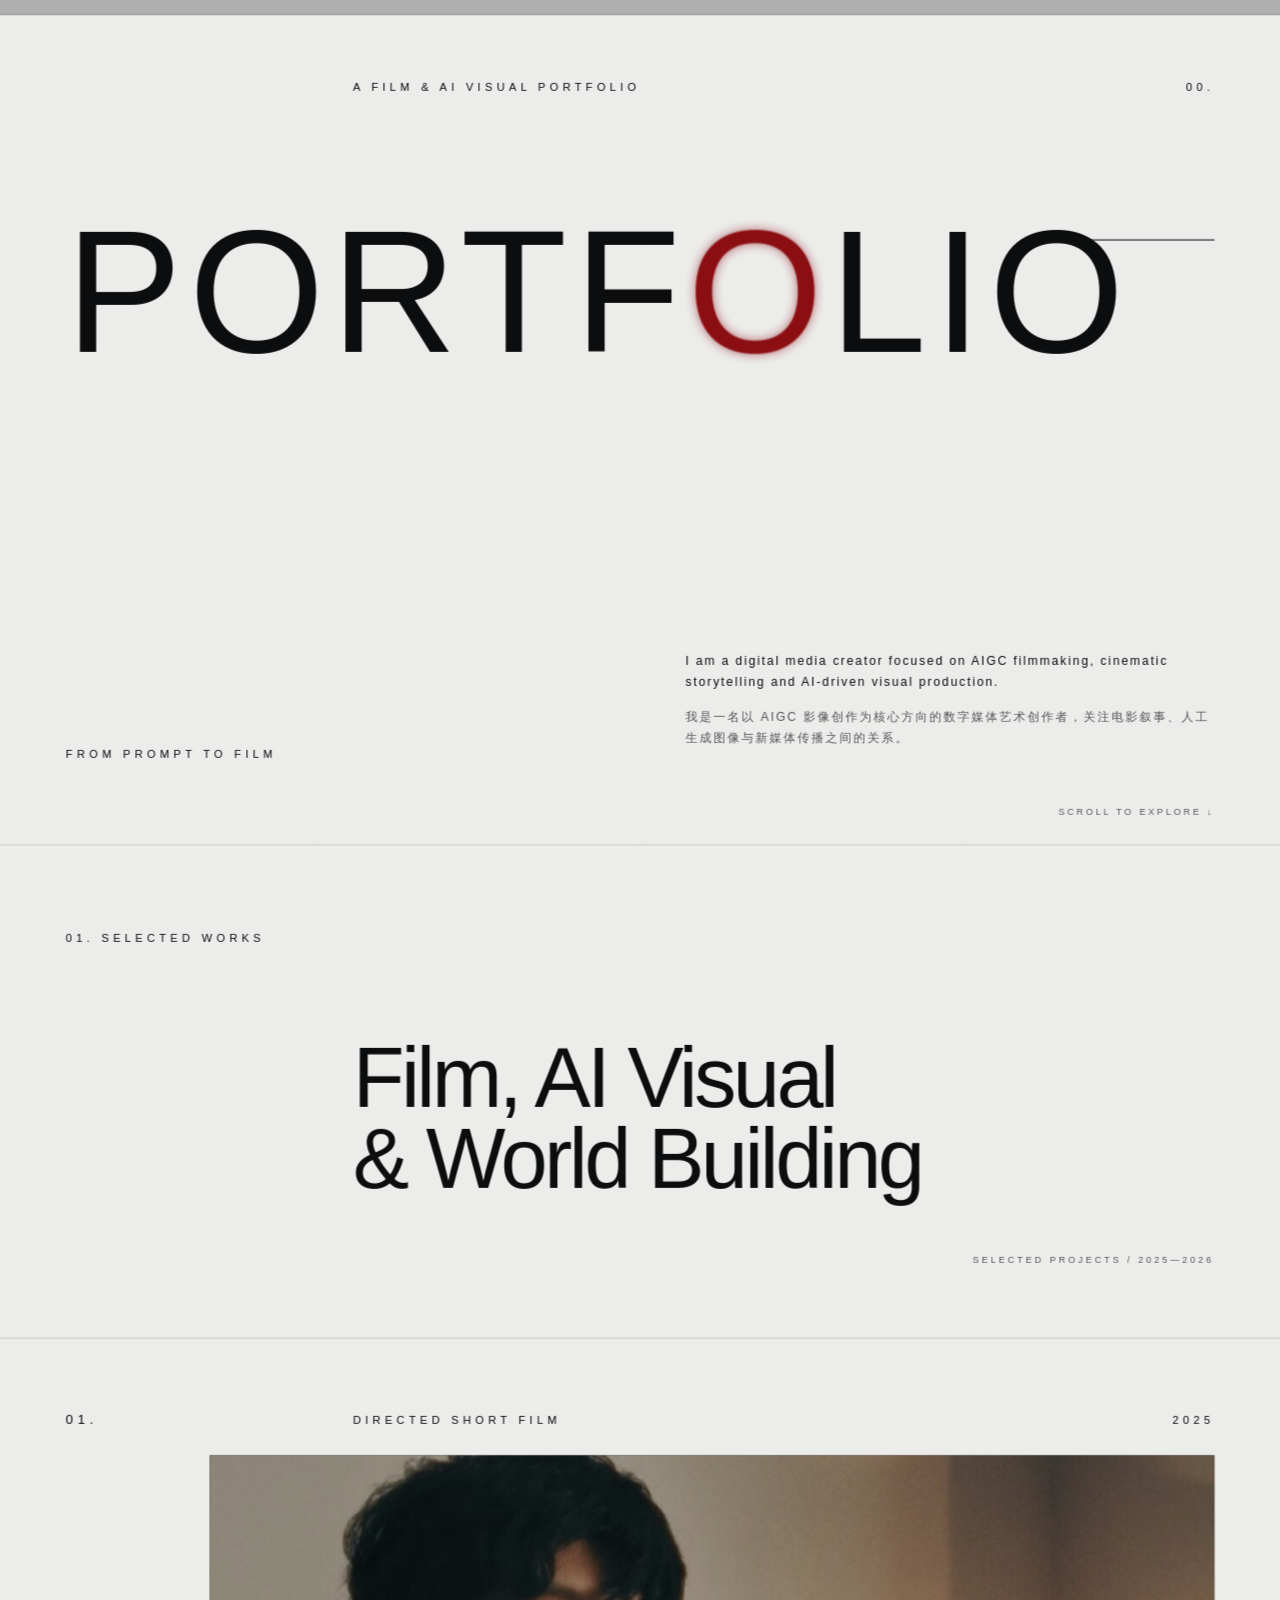
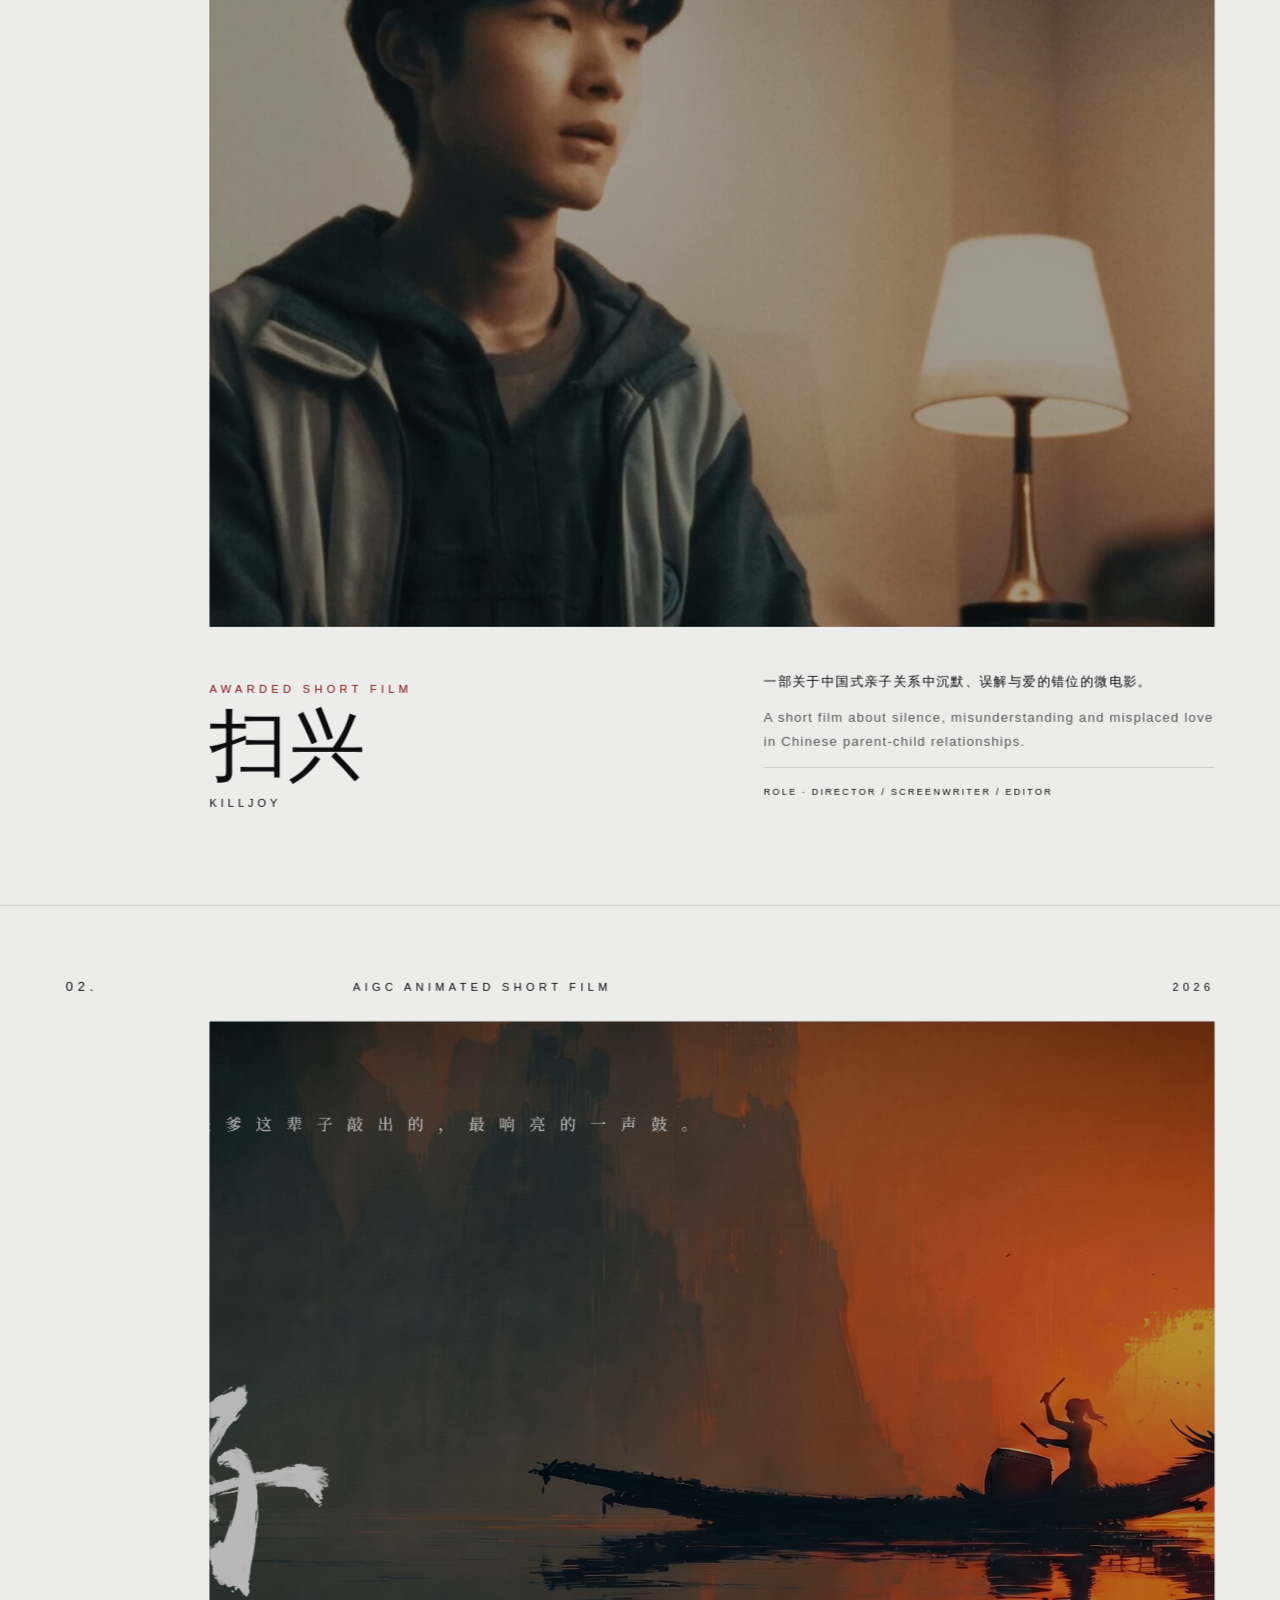
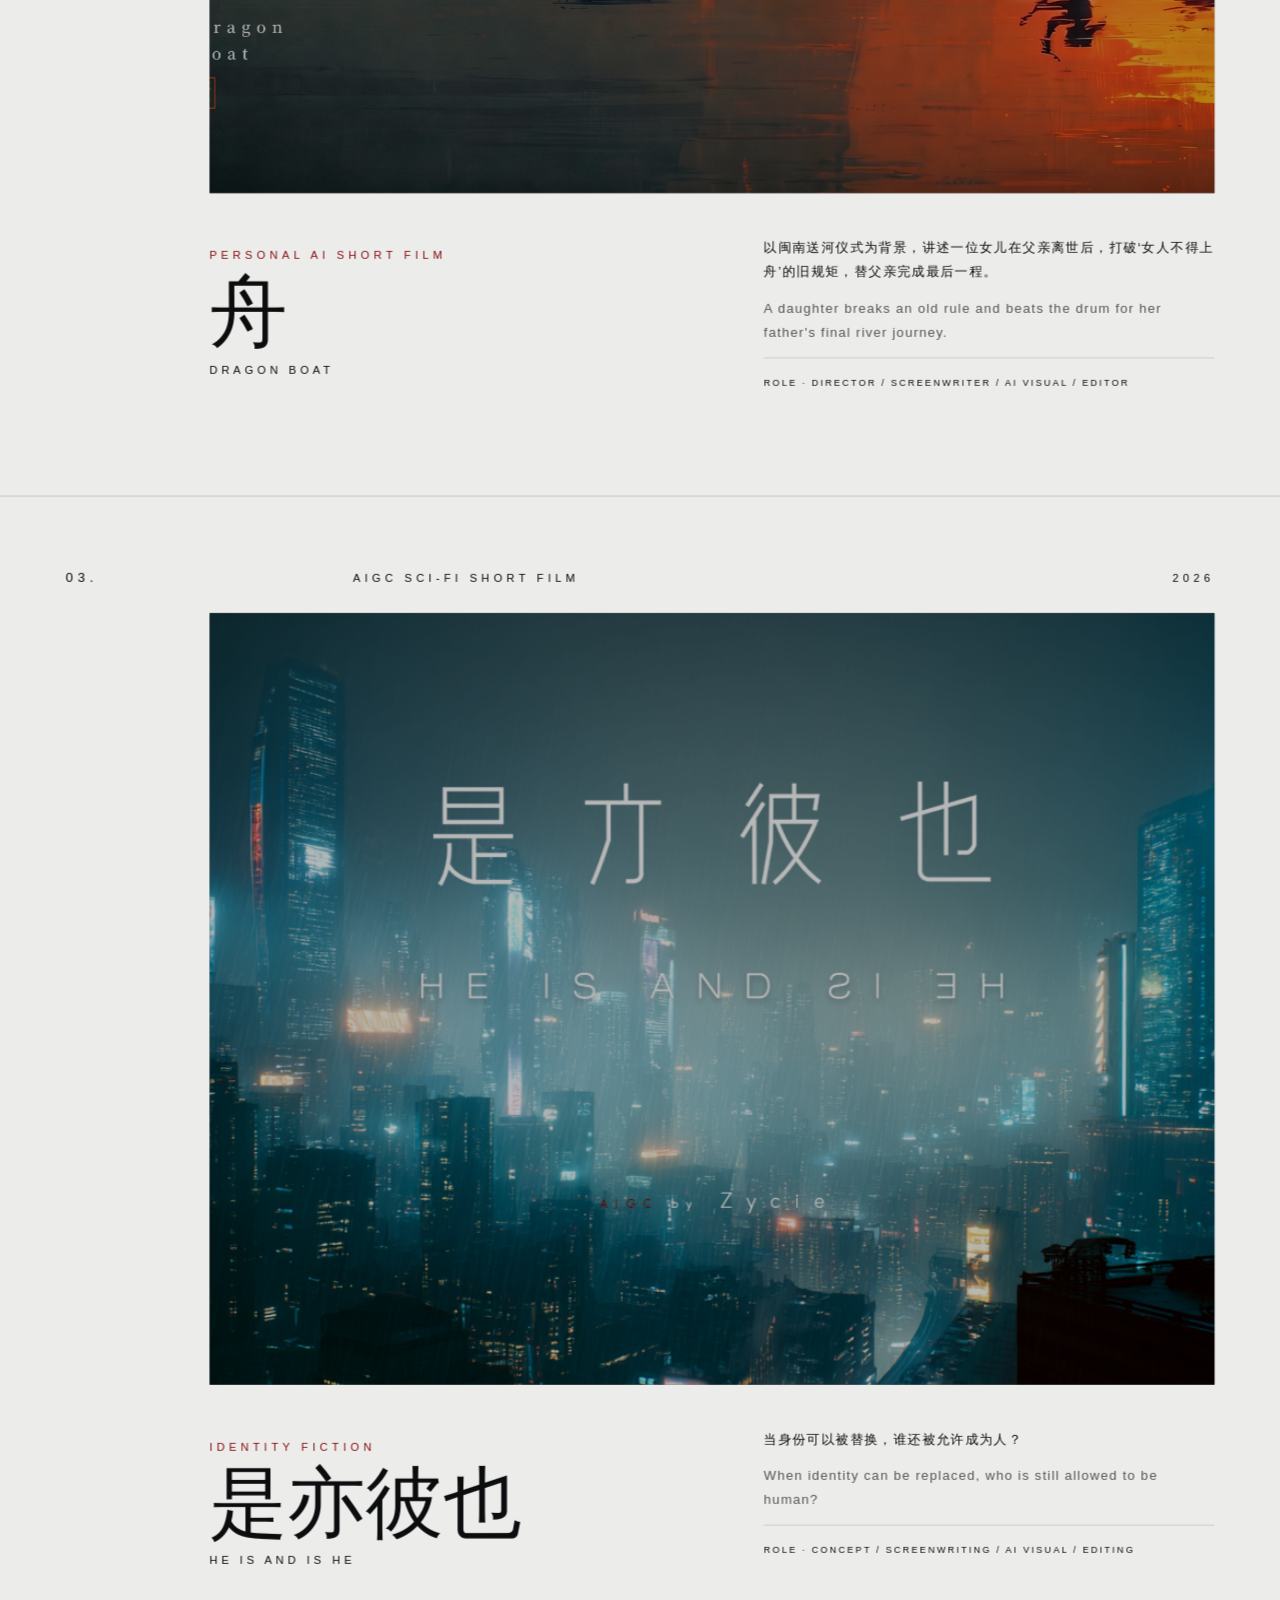
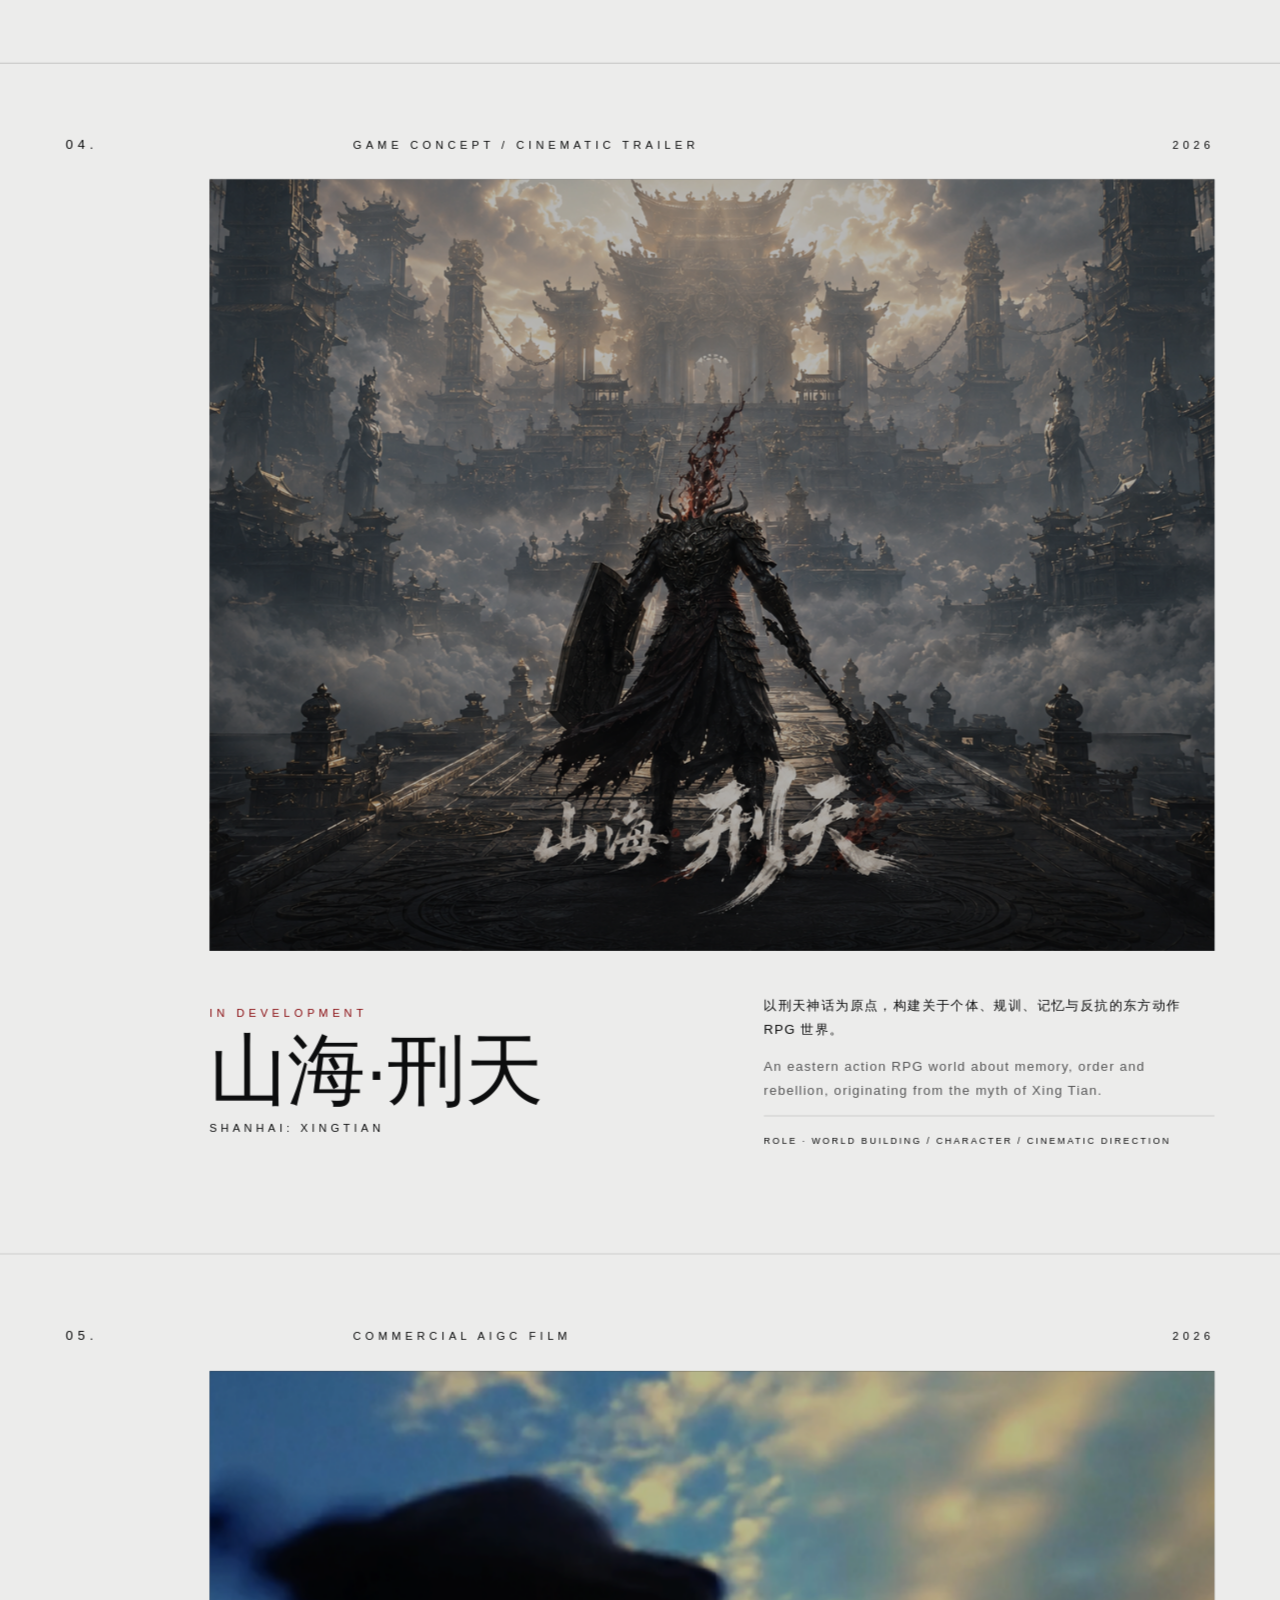
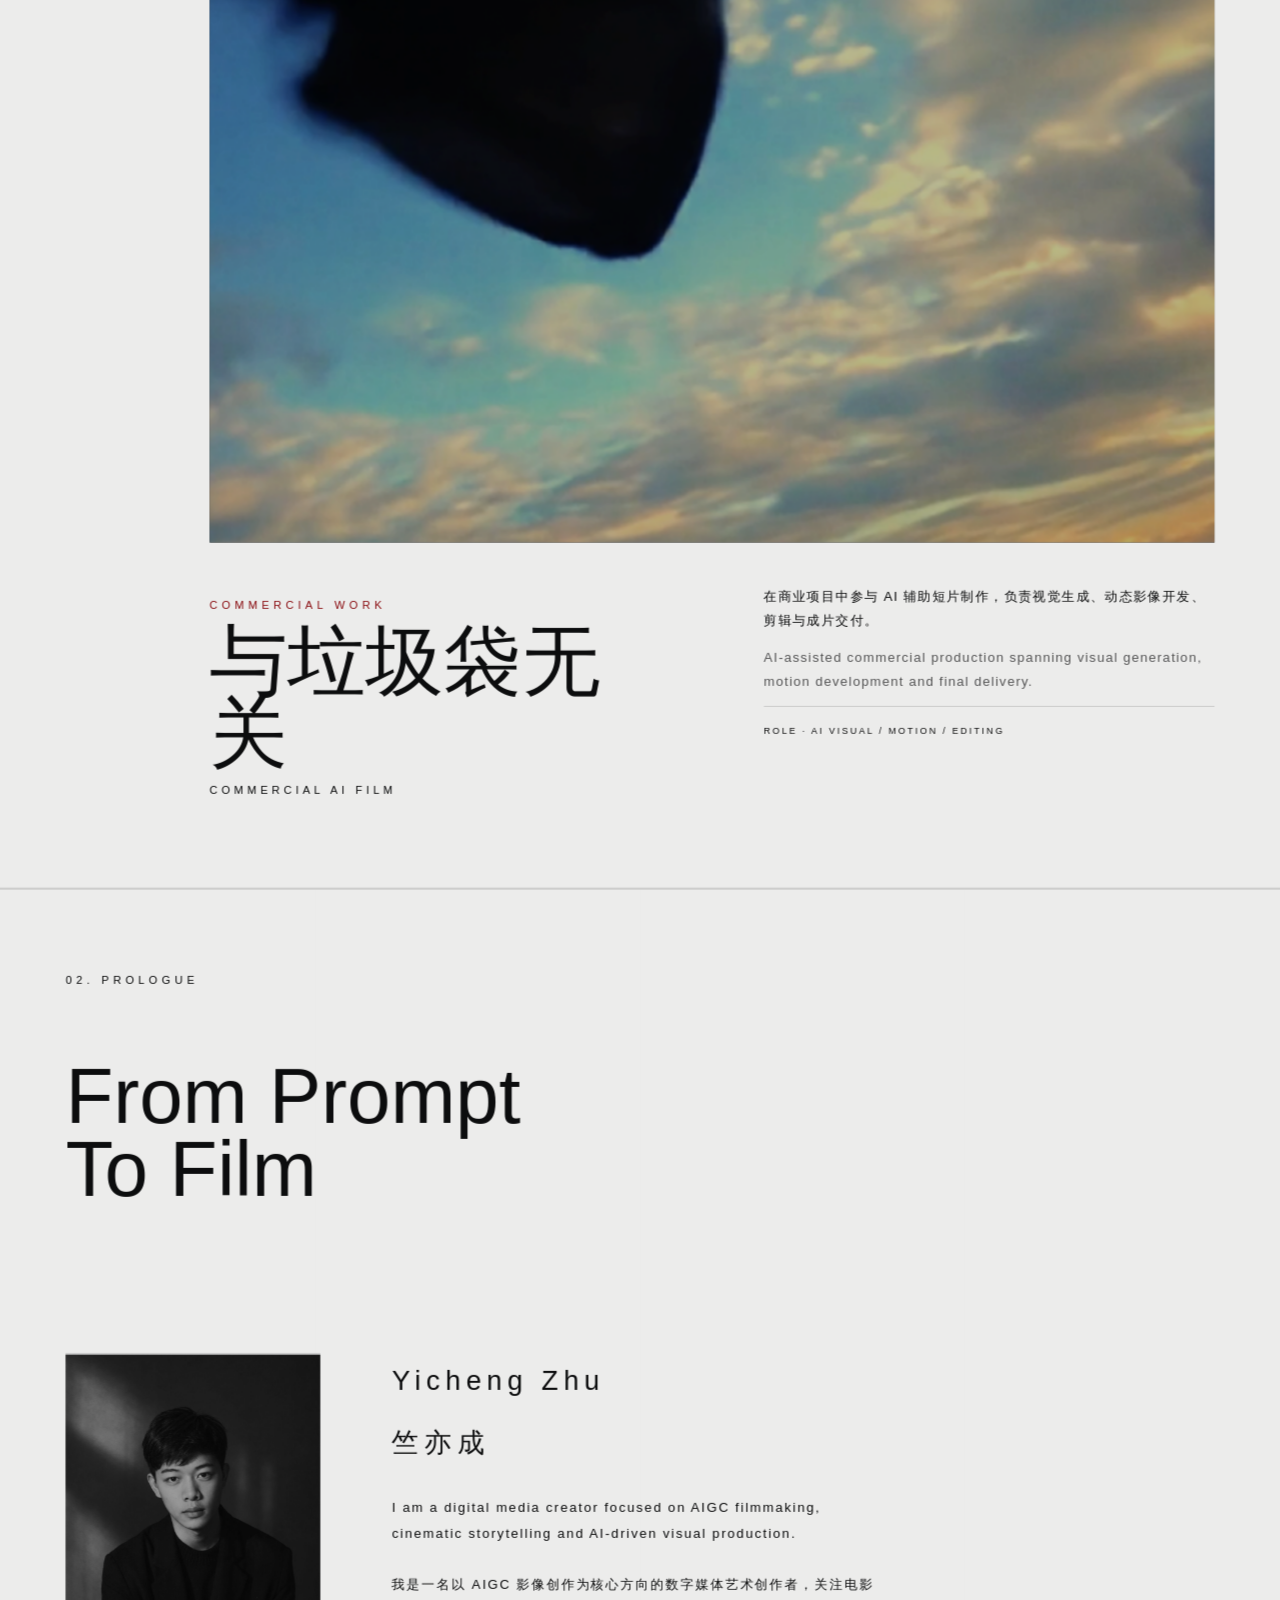
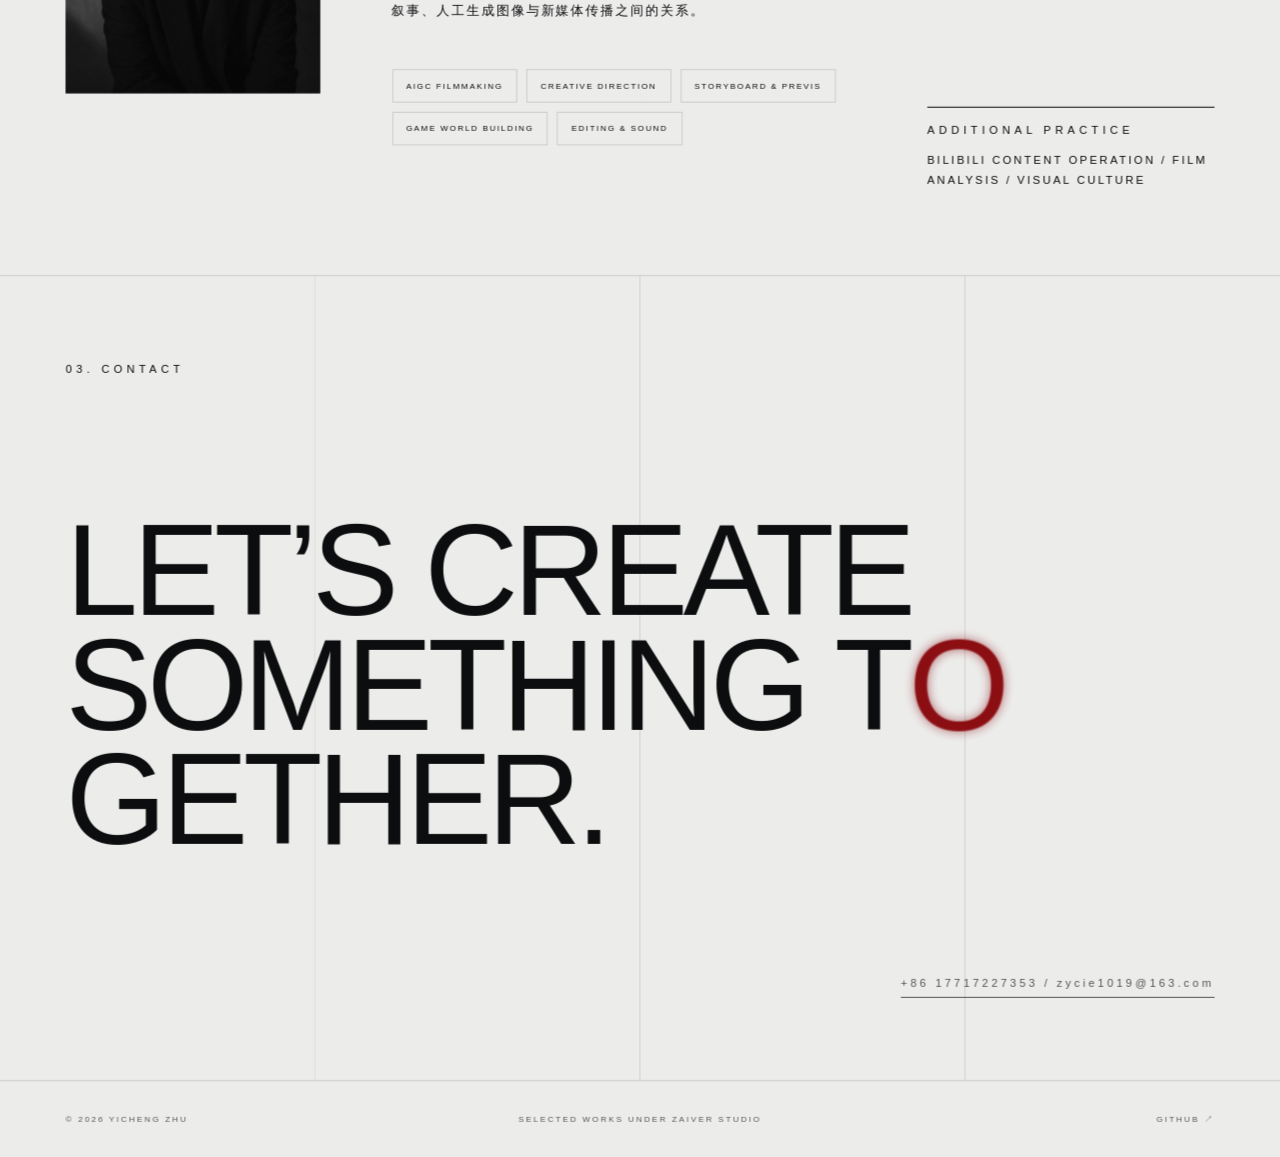
<file: index.html>
<!doctype html>
<html lang="zh-CN">
  <head>
    <meta charset="UTF-8" />
    <meta name="viewport" content="width=device-width, initial-scale=1.0" />
    <title>竺亦成 · Film & AI Visual Portfolio</title>
    <link rel="stylesheet" href="styles.css" />
    <link rel="stylesheet" href="camera-intro.css?v=3" />
  </head>
  <body>
    <div class="desktop-only-message"><span>YICHENG ZHU</span><p>作品集桌面版正在展示中，移动端版本将在下一阶段适配。</p></div>
    <main id="home"></main>
    <script src="app.js?v=2"></script>
    <script src="camera-intro.js?v=1"></script>
  </body>
</html>
</file>
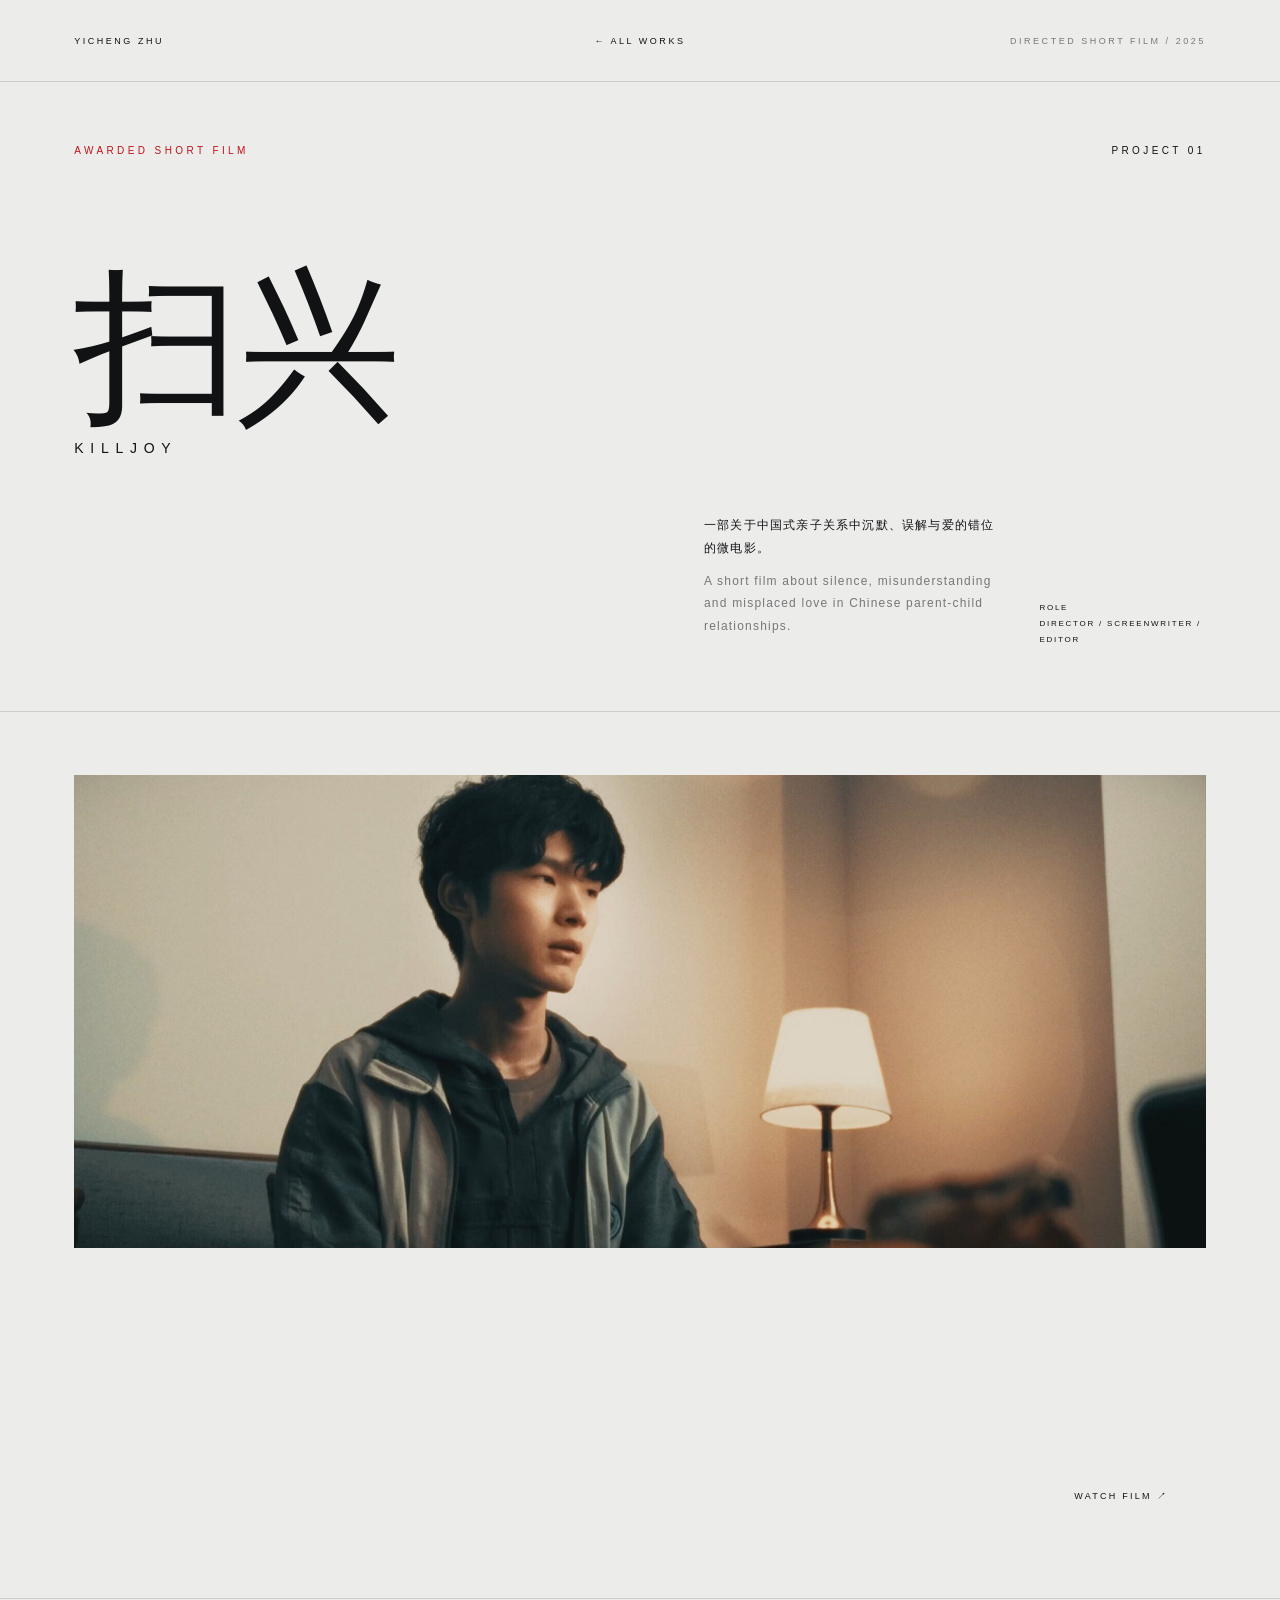
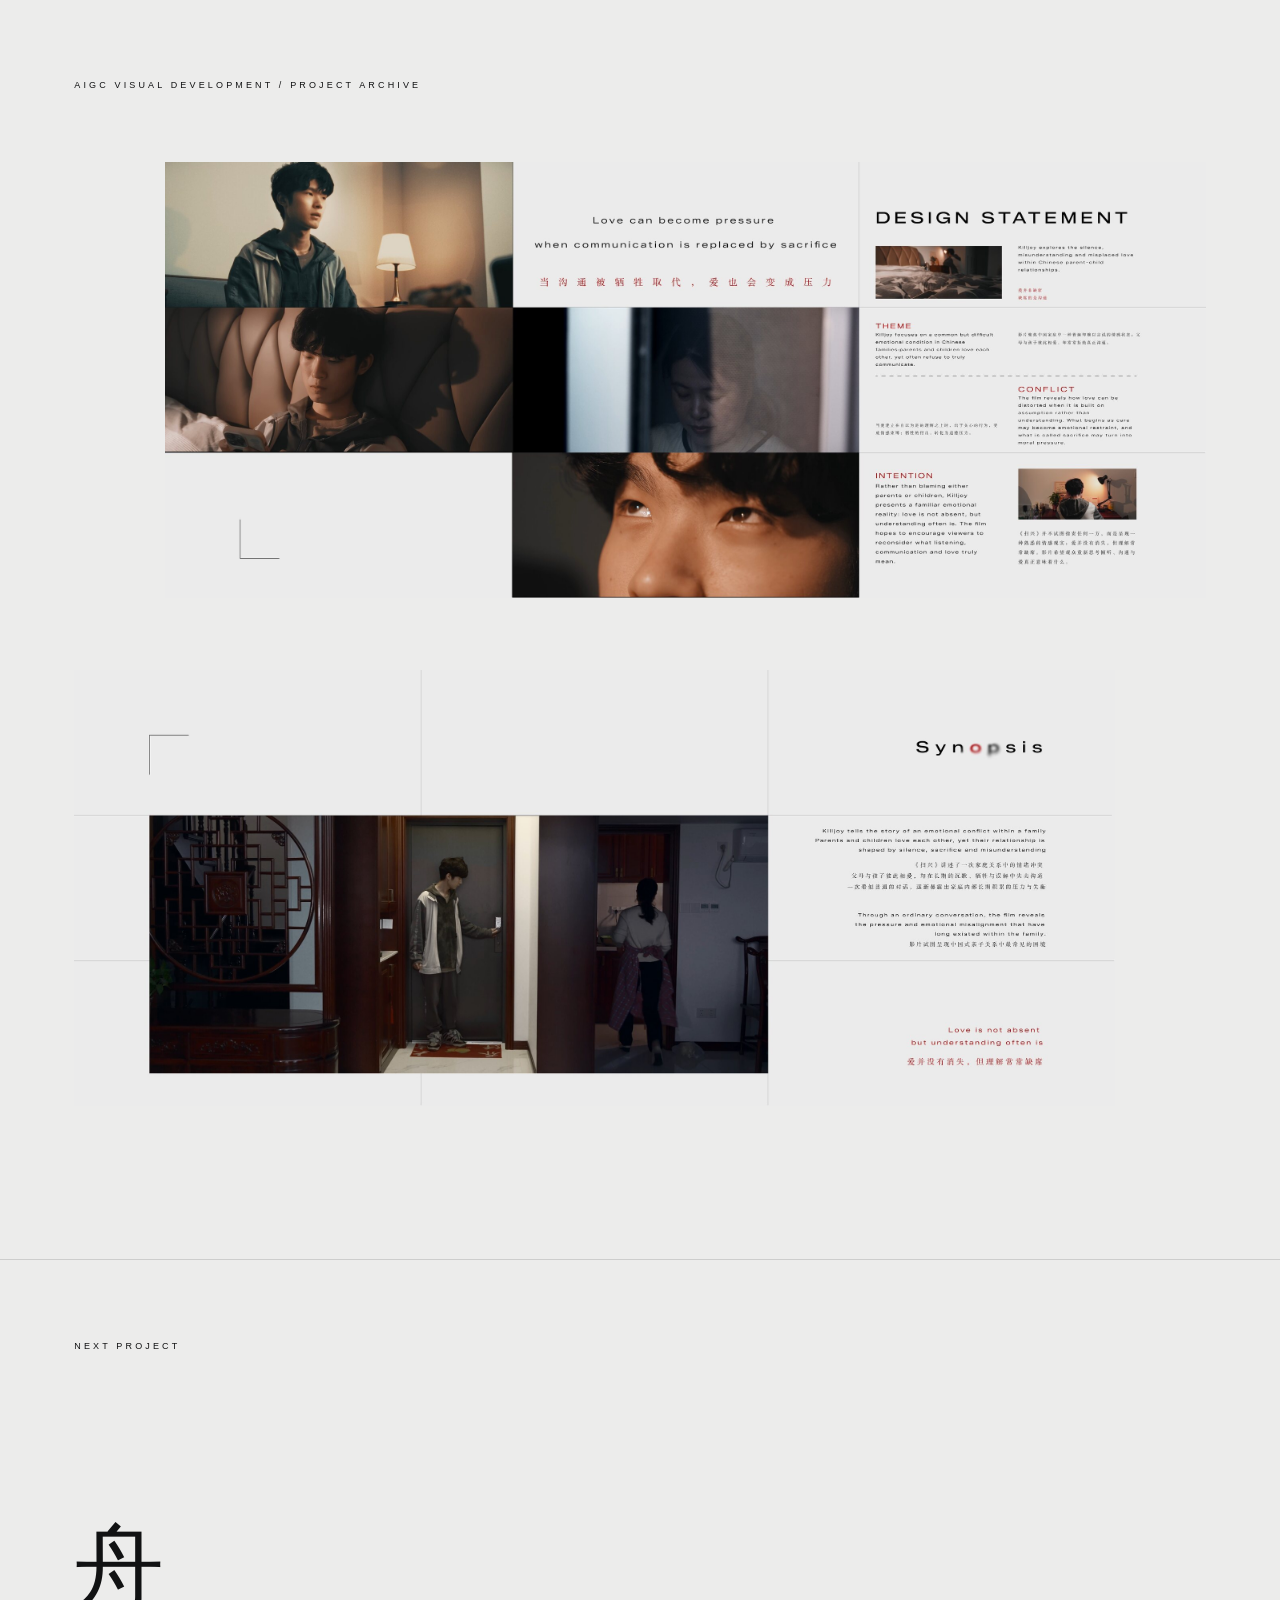
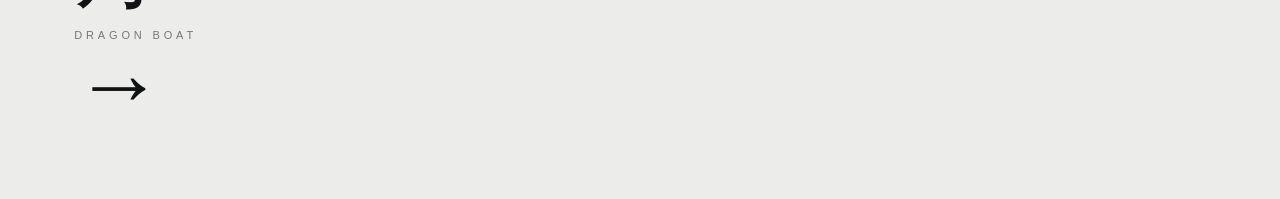
<file: work.html>
<!doctype html>
<html lang="zh-CN">
  <head>
    <meta charset="UTF-8" />
    <meta name="viewport" content="width=device-width, initial-scale=1.0" />
    <title>Project · Yicheng Zhu</title>
    <link rel="stylesheet" href="styles.css" />
  </head>
  <body><main id="detail"></main><script src="app.js?v=2"></script></body>
</html>
</file>
<file: styles.css>
:root{--paper:#ececeb;--ink:#111213;--muted:#777778;--line:rgba(17,18,19,.14);--red:#c01319;--dark:#101213}*{box-sizing:border-box}html{scroll-behavior:smooth;background:var(--paper)}body{margin:0;background:var(--paper);color:var(--ink);font-family:Arial,"Helvetica Neue","PingFang SC","Microsoft YaHei",sans-serif}a{color:inherit;text-decoration:none}img,video{display:block;width:100%}.grid-lines{background-image:linear-gradient(to right,transparent calc(25% - .5px),var(--line) 25%,transparent calc(25% + .5px)),linear-gradient(to right,transparent calc(50% - .5px),var(--line) 50%,transparent calc(50% + .5px)),linear-gradient(to right,transparent calc(75% - .5px),var(--line) 75%,transparent calc(75% + .5px))}.blur-letter{color:var(--red);text-shadow:0 0 10px rgba(192,19,25,.58)}.site-header{height:82px;padding:0 5.8vw;border-bottom:1px solid var(--line);display:grid;grid-template-columns:1fr auto 1fr;align-items:center;position:sticky;top:0;z-index:30;background-color:rgba(236,236,235,.92);backdrop-filter:blur(16px);font-size:11px;letter-spacing:.28em}.site-name{font-weight:700}.site-header nav{display:flex;gap:34px}.site-header nav a:hover{color:var(--red)}.edition{justify-self:end;color:var(--muted)}.hero{min-height:calc(100vh - 82px);position:relative;padding:7vh 5.8vw 5vh;border-bottom:1px solid var(--line);overflow:hidden}.hero::after{content:"";position:absolute;inset:27% 5.8vw auto auto;width:13vw;height:1px;background:var(--ink)}.hero-kicker,.hero-number,.hero-subtitle,.section-heading p,.project-meta,.project-status,.experience-note,.contact-section>p{font-size:11px;line-height:1.5;letter-spacing:.38em;text-transform:uppercase}.hero-kicker{margin-left:25%}.hero-number{position:absolute;right:5.8vw;top:7vh}.hero h1{margin:14vh 0 0;font-size:clamp(86px,13.4vw,230px);line-height:.78;font-weight:400;letter-spacing:.04em;white-space:nowrap}.hero-bottom{position:absolute;left:5.8vw;right:5.8vw;bottom:9vh;display:grid;grid-template-columns:1fr 1fr;gap:7vw}.hero-subtitle{align-self:end}.hero-intro{max-width:600px}.hero-intro p{margin:0 0 12px;font-size:12px;line-height:1.8;letter-spacing:.15em}.hero-intro p:last-child{color:var(--muted)}.scroll-cue{position:absolute;right:5.8vw;bottom:3vh;font-size:9px;letter-spacing:.3em;color:var(--muted)}.work-section{border-bottom:1px solid var(--line)}.section-heading{min-height:54vh;padding:8vh 5.8vw;border-bottom:1px solid var(--line);position:relative}.section-heading h2{margin:10vh 0 0 25%;font-size:clamp(54px,6.5vw,110px);line-height:.96;font-weight:400;letter-spacing:-.04em}.section-heading span{position:absolute;right:5.8vw;bottom:8vh;font-size:9px;letter-spacing:.32em;color:var(--muted)}.project-card{padding:8vh 5.8vw 10vh;border-bottom:1px solid var(--line);position:relative}.project-index{position:absolute;top:8vh;left:5.8vw;font-size:13px;letter-spacing:.35em}.project-meta{display:flex;justify-content:space-between;padding-left:25%;margin-bottom:26px}.project-visual{display:block;margin-left:12.5%;height:min(60vw,760px);position:relative;overflow:hidden;background:#151719}.project-visual img{width:100%;height:100%;object-fit:cover;transition:transform .8s cubic-bezier(.2,.8,.2,1),filter .5s ease}.project-visual:hover img{transform:scale(1.015);filter:brightness(.78)}.project-hover{position:absolute;inset:auto 26px 24px auto;padding:13px 16px;background:rgba(236,236,235,.94);font-size:9px;letter-spacing:.28em;opacity:0;transform:translateY(8px);transition:.3s ease}.project-visual:hover .project-hover{opacity:1;transform:translateY(0)}.project-copy{margin:42px 0 0 12.5%;display:grid;grid-template-columns:1fr 1fr;gap:8vw}.project-copy h3{margin:12px 0 0;font-size:clamp(48px,6vw,96px);font-weight:400;line-height:.92}.project-title-en{margin:15px 0 0;font-size:11px;letter-spacing:.35em}.project-summary{max-width:580px;font-size:13px;line-height:1.8;letter-spacing:.09em}.project-summary p{margin:0 0 13px}.project-summary p:nth-child(2){color:var(--muted)}.project-role{padding-top:16px;font-size:9px;letter-spacing:.24em;border-top:1px solid var(--line)}.project-status{color:var(--red)}.project-placeholder{width:100%;height:100%;display:flex;align-items:center;justify-content:center;gap:4vw;color:#e6dfd3;background:radial-gradient(circle at 55% 55%,#502016 0,#171312 36%,#090a0a 75%);font-family:"STKaiti","KaiTi",serif;font-size:clamp(62px,10vw,160px);letter-spacing:.05em}.about-section{min-height:108vh;display:grid;grid-template-columns:1fr 1fr 1fr 1fr;padding:8vh 5.8vw;position:relative;border-bottom:1px solid var(--line)}.about-heading{grid-column:1/3}.about-heading>p{font-size:11px;letter-spacing:.38em}.about-heading h2{margin:8vh 0 0;font-size:clamp(56px,6vw,104px);font-weight:400;line-height:.95}.portrait-frame{grid-column:1/2;margin:10vh 2.5vw 0 0;align-self:start}.portrait-frame img{aspect-ratio:3/4;object-fit:cover;filter:grayscale(1)}.about-copy{grid-column:2/4;margin:10vh 3vw 0;max-width:720px}.about-copy>p{font-size:13px;line-height:2;letter-spacing:.13em;margin:0 0 24px}.about-name{font-size:27px!important;letter-spacing:.2em!important}.about-name span{display:block;margin-top:7px;font-family:"Songti SC",serif}.capabilities{display:flex;flex-wrap:wrap;gap:9px;padding-top:20px}.capabilities span{border:1px solid var(--line);padding:11px 13px;font-size:8px;letter-spacing:.2em}.experience-note{grid-column:4;align-self:end;border-top:1px solid var(--ink);padding-top:14px}.experience-note p{letter-spacing:.22em;line-height:1.8}.contact-section{min-height:88vh;padding:8vh 5.8vw;position:relative}.contact-section h2{margin:15vh 0 0;font-size:clamp(70px,10vw,170px);line-height:.88;font-weight:400;letter-spacing:-.04em}.contact-placeholder{position:absolute;right:5.8vw;bottom:9vh;border-bottom:1px solid var(--muted);padding-bottom:8px;font-size:11px;letter-spacing:.28em;color:var(--muted)}.site-footer{height:76px;border-top:1px solid var(--line);padding:0 5.8vw;display:grid;grid-template-columns:1fr 1fr 1fr;align-items:center;font-size:8px;letter-spacing:.26em;color:var(--muted)}.site-footer span:nth-child(2){text-align:center}.site-footer a{text-align:right}.project-page{min-height:100vh;background:var(--paper)}.project-header{height:82px;padding:0 5.8vw;display:grid;grid-template-columns:1fr 1fr 1fr;align-items:center;border-bottom:1px solid var(--line);font-size:9px;letter-spacing:.28em;position:sticky;top:0;z-index:20;background:rgba(236,236,235,.93);backdrop-filter:blur(16px)}.project-header a:nth-child(2){text-align:center}.project-header span{text-align:right;color:var(--muted)}.project-hero{min-height:70vh;padding:7vh 5.8vw;position:relative;border-bottom:1px solid var(--line)}.project-hero-number,.project-hero-status{font-size:10px;letter-spacing:.34em}.project-hero-number{position:absolute;right:5.8vw;top:7vh}.project-hero-status{color:var(--red)}.project-hero h1{margin:14vh 0 0;font-size:clamp(88px,13vw,220px);font-weight:400;line-height:.78;letter-spacing:-.03em}.project-hero-en{margin:28px 0 0;font-size:14px;letter-spacing:.48em}.project-hero-copy{position:absolute;left:55%;right:22%;bottom:7vh;font-size:12px;line-height:1.9;letter-spacing:.1em}.project-hero-copy p{margin:0 0 10px}.project-hero-copy p:last-child{color:var(--muted)}.project-hero-role{position:absolute;right:5.8vw;bottom:7vh;width:13%;font-size:8px;line-height:2;letter-spacing:.22em}.project-feature{padding:7vh 5.8vw;border-bottom:1px solid var(--line)}.project-feature img,.project-feature video{width:100%;max-height:86vh;object-fit:cover;background:#070808}.project-gallery{padding:9vh 5.8vw}.gallery-label{margin-bottom:8vh;font-size:9px;letter-spacing:.35em}.project-gallery figure{margin:0 0 8vh}.project-gallery figure:nth-child(even){margin-left:8%}.project-gallery figure:nth-child(odd){margin-right:8%}.next-project{min-height:60vh;padding:8vh 5.8vw;display:flex;flex-direction:column;justify-content:space-between;border-top:1px solid var(--line)}.next-project p{font-size:9px;letter-spacing:.35em}.next-project a{font-size:clamp(54px,7vw,120px);line-height:.96}.next-project a span{display:block;margin-top:20px;font-size:11px;letter-spacing:.35em;color:var(--muted)}.desktop-only-message{display:none}@media(max-width:1023px){body>main>*:not(.desktop-only-message){display:none!important}.desktop-only-message{display:flex;min-height:100vh;padding:28px;flex-direction:column;justify-content:space-between;font-size:12px;letter-spacing:.16em}.desktop-only-message p{max-width:300px;line-height:2}}@media(prefers-reduced-motion:reduce){html{scroll-behavior:auto}*,*:before,*:after{transition-duration:.01ms!important}}
/* Interactive layer */
:root{--pointer-x:50vw;--pointer-y:50vh}
body{opacity:1;transition:opacity .7s ease}
body.page-ready{opacity:1}
.reveal{opacity:0;transform:translateY(28px);transition:opacity .9s ease,transform .9s cubic-bezier(.2,.8,.2,1)}
.reveal.is-visible{opacity:1;transform:none}
.project-visual::after{content:"";position:absolute;inset:0;background:linear-gradient(115deg,transparent 30%,rgba(255,255,255,.22) 48%,transparent 64%);transform:translateX(-120%);transition:transform .9s ease;pointer-events:none}
.project-visual:hover::after{transform:translateX(120%)}
.project-visual img{transform:translate(calc(var(--mx,0) * -8px),calc(var(--my,0) * -8px)) scale(1.02);transition:transform .7s cubic-bezier(.2,.8,.2,1),filter .5s ease}
.project-visual:hover img{transform:translate(calc(var(--mx,0) * -12px),calc(var(--my,0) * -12px)) scale(1.06);filter:brightness(.7)}
.external-film{min-height:min(60vw,760px);display:flex;flex-direction:column;align-items:center;justify-content:center;gap:24px;background:#111;color:#ececeb;transition:background .4s ease}
.external-film:hover{background:var(--red)}
.external-film span{font-size:9px;letter-spacing:.35em;color:rgba(236,236,235,.55)}
.external-film strong{font-size:clamp(48px,7vw,110px);font-weight:400;letter-spacing:-.04em}
.media-placeholder{position:relative;display:block;min-height:min(60vw,760px);overflow:hidden}
.media-placeholder>span{position:absolute;right:24px;bottom:20px;padding:12px 14px;background:rgba(236,236,235,.94);font-size:9px;letter-spacing:.25em}
.media-placeholder:hover .project-placeholder{filter:brightness(.8)}
</file>
<file: camera-intro.css>
@property --iris{syntax:"<percentage>";inherits:false;initial-value:150%}
.camera-boot{--iris:150%;position:fixed;inset:0;z-index:9999;display:grid;place-items:center;overflow:hidden;background:#080909;color:#efefec;pointer-events:none;opacity:1;clip-path:circle(var(--iris) at 50% 50%);-webkit-mask-image:radial-gradient(circle at center,#000 0,#000 calc(var(--iris) - 8%),rgba(0,0,0,.78) calc(var(--iris) - 5%),rgba(0,0,0,.3) calc(var(--iris) - 2%),transparent var(--iris));mask-image:radial-gradient(circle at center,#000 0,#000 calc(var(--iris) - 8%),rgba(0,0,0,.78) calc(var(--iris) - 5%),rgba(0,0,0,.3) calc(var(--iris) - 2%),transparent var(--iris));transition:--iris 1.15s cubic-bezier(.76,0,.24,1),clip-path 1.15s cubic-bezier(.76,0,.24,1),opacity 1.05s ease,visibility 0s 1.15s}
.camera-boot:before,.camera-boot:after{content:"";position:absolute;inset:0}.camera-boot:before{background:radial-gradient(circle at center,rgba(255,255,255,.045),transparent 34%),linear-gradient(rgba(255,255,255,.018) 1px,transparent 1px);background-size:auto,100% 4px;opacity:0;transition:opacity .45s}.camera-boot:after{inset:50% 0 auto;height:1px;background:#deded9;transform:scaleX(0);opacity:.7;transition:transform .65s cubic-bezier(.7,0,.3,1)}
.camera-boot.is-on:before{opacity:1}.camera-boot.is-on:after{transform:scaleX(1)}.camera-boot.is-open{--iris:.1%;opacity:0;visibility:hidden}
.boot-line{position:absolute;left:50%;top:50%;width:1px;height:38px;background:#d8d8d2;transform:translate(-50%,-50%) scaleY(0);transition:transform .35s .18s,opacity .3s .9s}.is-on .boot-line{transform:translate(-50%,-50%) scaleY(1);opacity:0}
.boot-frame{position:relative;width:88px;height:58px;opacity:0;transform:scale(.86);transition:opacity .25s .48s,transform .7s .48s cubic-bezier(.2,.8,.2,1)}.is-on .boot-frame{opacity:1;transform:scale(1)}.boot-frame i{position:absolute;width:17px;height:17px;border-color:rgba(239,239,236,.78);border-style:solid}.boot-frame i:nth-child(1){left:0;top:0;border-width:1px 0 0 1px}.boot-frame i:nth-child(2){right:0;top:0;border-width:1px 1px 0 0}.boot-frame i:nth-child(3){right:0;bottom:0;border-width:0 1px 1px 0}.boot-frame i:nth-child(4){left:0;bottom:0;border-width:0 0 1px 1px}
.boot-brand{position:absolute;left:50%;top:calc(50% + 72px);display:flex;flex-direction:column;align-items:center;gap:10px;white-space:nowrap;opacity:0;transform:translate(-50%,8px);transition:opacity .4s .62s,transform .6s .62s}.is-on .boot-brand{opacity:1;transform:translate(-50%,0)}.boot-brand strong{font-size:12px;font-weight:500;letter-spacing:.45em}.boot-brand span,.boot-ready{font:7px Arial,sans-serif;letter-spacing:.34em;color:rgba(239,239,236,.42)}
.boot-ready{position:absolute;right:32px;bottom:27px;display:flex;align-items:center;gap:9px;opacity:0;transition:opacity .25s .82s}.is-on .boot-ready{opacity:1}.boot-ready b{width:4px;height:4px;border-radius:50%;background:#c01319;box-shadow:0 0 9px rgba(192,19,25,.8)}
body.camera-is-booting{overflow:hidden}body.camera-is-booting #home{transform:scale(1.015);filter:brightness(.72)}#home{transform:scale(1);filter:none;transition:transform 1.15s cubic-bezier(.2,.8,.2,1),filter 1.15s}
.site-header nav a,.site-name{position:relative}.site-header nav a:after,.site-name:after{content:"";position:absolute;left:0;right:.28em;bottom:-8px;height:1px;background:currentColor;transform:scaleX(0);transform-origin:right;transition:transform .35s cubic-bezier(.2,.8,.2,1)}.site-header nav a:hover:after,.site-name:hover:after{transform:scaleX(1);transform-origin:left}
.project-card{transition:background-color .55s}.project-card:hover{background-color:rgba(255,255,255,.2)}.project-index,.project-meta,.project-copy{transition:transform .6s cubic-bezier(.2,.8,.2,1),color .35s}.project-card:hover .project-index{color:var(--red);transform:translateY(-4px)}.project-card:hover .project-meta{transform:translateX(calc(8px + var(--card-x,0)*6px))}.project-card:hover .project-copy{transform:translateY(-5px)}
.project-hover{overflow:hidden}.project-hover:after{content:"";position:absolute;inset:auto 0 0;height:2px;background:var(--red);transform:scaleX(0);transform-origin:left;transition:transform .38s .08s}.project-visual:hover .project-hover:after{transform:scaleX(1)}.scroll-cue{animation:cameraCue 2.2s ease-in-out infinite}@keyframes cameraCue{50%{transform:translateY(7px)}}
.blur-letter{display:inline-block;will-change:filter,opacity,text-shadow;animation:lensFocus 6.4s cubic-bezier(.45,0,.55,1) infinite}
@keyframes lensFocus{0%,16%,100%{filter:blur(0);opacity:1;text-shadow:0 0 6px rgba(192,19,25,.36)}46%,62%{filter:blur(14px);opacity:.58;text-shadow:0 0 30px rgba(192,19,25,.92),0 0 62px rgba(192,19,25,.55),0 0 90px rgba(192,19,25,.22)}88%{filter:blur(0);opacity:1;text-shadow:0 0 6px rgba(192,19,25,.36)}}
@media(max-width:1023px){.camera-boot{display:none}body.camera-is-booting{overflow:auto}}@media(prefers-reduced-motion:reduce){.camera-boot{display:none!important}body.camera-is-booting{overflow:auto}#home{transform:none!important;filter:none!important}.blur-letter{animation:none!important}}
</file>
